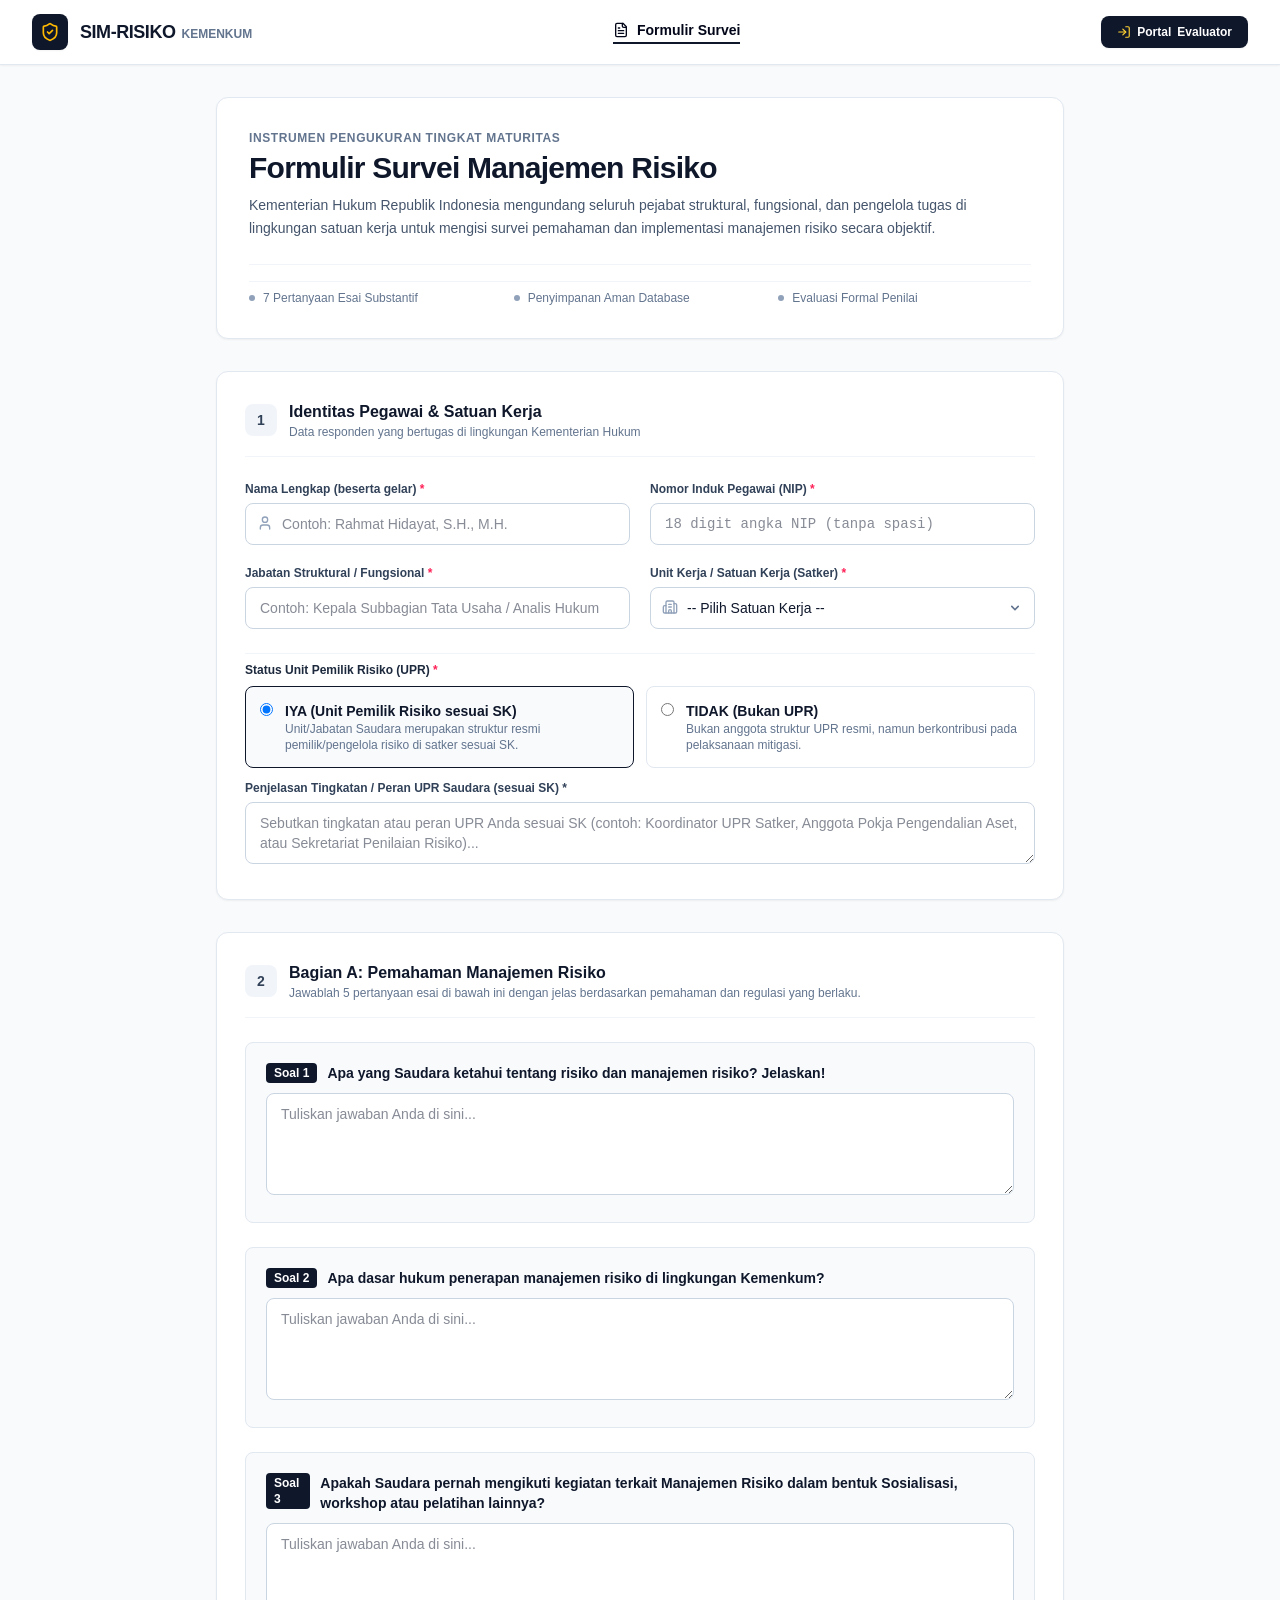
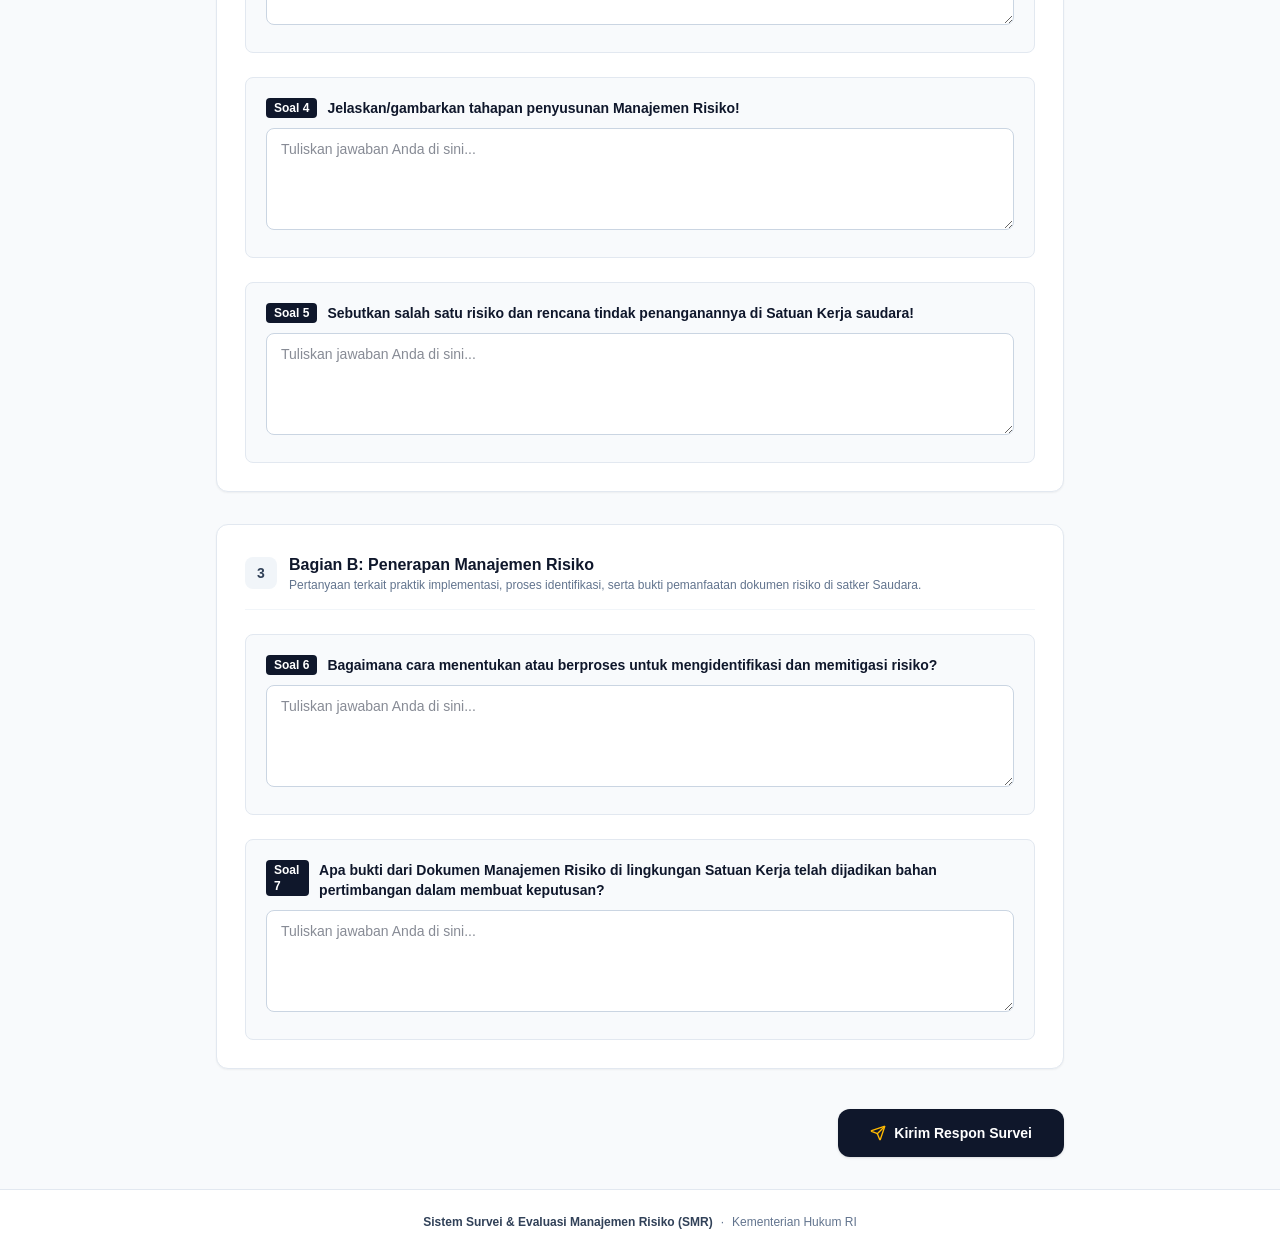
<file: docs/index.html>
<!doctype html>
<html lang="id">
  <head>
    <meta charset="UTF-8" />
    <meta name="viewport" content="width=device-width, initial-scale=1.0" />
    <title>Sistem Survei dan Evaluasi Manajemen Risiko</title>
    <meta name="description" content="Portal survei responden dan lembar kerja evaluasi maturitas manajemen risiko dengan sistem penilaian rubrik terproteksi." />
    <meta property="og:title" content="Sistem Survei dan Evaluasi Manajemen Risiko" />
    <meta property="og:description" content="Portal survei responden dan lembar kerja evaluasi maturitas manajemen risiko dengan sistem penilaian rubrik terproteksi." />
    <meta property="og:type" content="website" />
    <meta name="twitter:card" content="summary_large_image" />
    <link rel="preconnect" href="https://fonts.googleapis.com">
    <link rel="preconnect" href="https://fonts.gstatic.com" crossorigin>
    <link href="https://fonts.googleapis.com/css2?family=Plus+Jakarta+Sans:wght@400;500;600;700;800&family=JetBrains+Mono:wght@400;500;600&display=swap" rel="stylesheet">
    <script type="module" crossorigin src="./assets/index-lJ7hIk-t.js"></script>
    <link rel="stylesheet" crossorigin href="./assets/index-C4ZKRYG5.css">
  </head>
  <body class="bg-slate-50 text-slate-800 antialiased font-sans">
    <div id="root"></div>
  </body>
</html>
</file>
